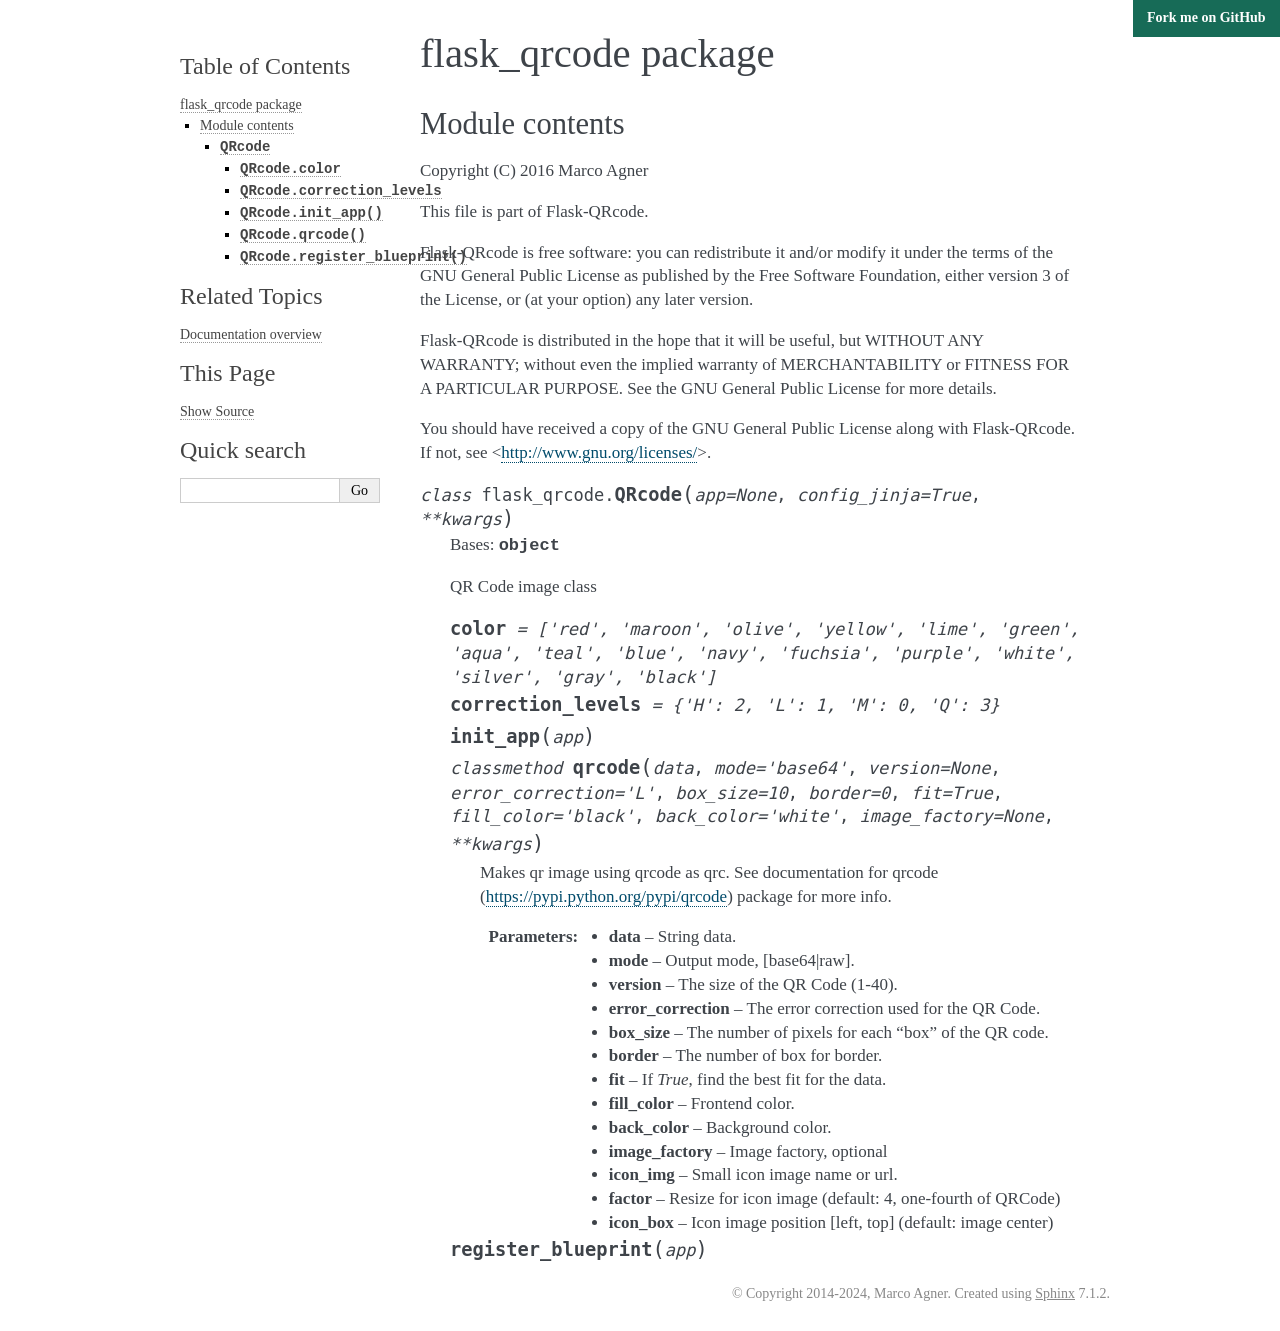
<file: flask_qrcode.html>
<!DOCTYPE html>

<html lang="en">
  <head>
    <meta charset="utf-8" />
    <meta name="viewport" content="width=device-width, initial-scale=1.0" /><meta name="viewport" content="width=device-width, initial-scale=1" />

    <title>flask_qrcode package &#8212; Flask-QRcode v3.2.0 documentation</title>
    <link rel="stylesheet" type="text/css" href="_static/pygments.css?v=03e43079" />
    <link rel="stylesheet" type="text/css" href="_static/flasky.css?v=51657187" />
    <link rel="stylesheet" type="text/css" href="_static/github-fork.css?v=864b0e33" />
    <script data-url_root="./" id="documentation_options" src="_static/documentation_options.js?v=ccfc871c"></script>
    <script src="_static/doctools.js?v=888ff710"></script>
    <script src="_static/sphinx_highlight.js?v=4825356b"></script>
    <link rel="index" title="Index" href="genindex.html" />
    <link rel="search" title="Search" href="search.html" />
     
    
    <meta name="viewport" content="width=device-width, initial-scale=0.9, maximum-scale=0.9">

  </head><body>
    
    

    <div class="related" role="navigation" aria-label="related navigation">
      <h3>Navigation</h3>
      <ul>
        <li class="right" style="margin-right: 10px">
          <a href="genindex.html" title="General Index"
             accesskey="I">index</a></li>
        <li class="right" >
          <a href="py-modindex.html" title="Python Module Index"
             >modules</a> |</li>
        <li class="nav-item nav-item-0"><a href="index.html">Flask-QRcode v3.2.0 documentation</a> &#187;</li>
        <li class="nav-item nav-item-this"><a href="">flask_qrcode package</a></li> 
      </ul>
    </div>  

    <div class="document">
      <div class="documentwrapper">
        <div class="bodywrapper">
          <div class="body" role="main">
            
  <section id="flask-qrcode-package">
<h1>flask_qrcode package<a class="headerlink" href="#flask-qrcode-package" title="Permalink to this heading">¶</a></h1>
<section id="module-flask_qrcode">
<span id="module-contents"></span><h2>Module contents<a class="headerlink" href="#module-flask_qrcode" title="Permalink to this heading">¶</a></h2>
<p>Copyright (C) 2016 Marco Agner</p>
<p>This file is part of Flask-QRcode.</p>
<p>Flask-QRcode is free software: you can redistribute it and/or modify
it under the terms of the GNU General Public License as published by
the Free Software Foundation, either version 3 of the License, or
(at your option) any later version.</p>
<p>Flask-QRcode is distributed in the hope that it will be useful,
but WITHOUT ANY WARRANTY; without even the implied warranty of
MERCHANTABILITY or FITNESS FOR A PARTICULAR PURPOSE.  See the
GNU General Public License for more details.</p>
<p>You should have received a copy of the GNU General Public License
along with Flask-QRcode.  If not, see &lt;<a class="reference external" href="http://www.gnu.org/licenses/">http://www.gnu.org/licenses/</a>&gt;.</p>
<dl class="py class">
<dt class="sig sig-object py" id="flask_qrcode.QRcode">
<em class="property"><span class="pre">class</span><span class="w"> </span></em><span class="sig-prename descclassname"><span class="pre">flask_qrcode.</span></span><span class="sig-name descname"><span class="pre">QRcode</span></span><span class="sig-paren">(</span><em class="sig-param"><span class="n"><span class="pre">app</span></span><span class="o"><span class="pre">=</span></span><span class="default_value"><span class="pre">None</span></span></em>, <em class="sig-param"><span class="n"><span class="pre">config_jinja</span></span><span class="o"><span class="pre">=</span></span><span class="default_value"><span class="pre">True</span></span></em>, <em class="sig-param"><span class="o"><span class="pre">**</span></span><span class="n"><span class="pre">kwargs</span></span></em><span class="sig-paren">)</span><a class="headerlink" href="#flask_qrcode.QRcode" title="Permalink to this definition">¶</a></dt>
<dd><p>Bases: <code class="xref py py-class docutils literal notranslate"><span class="pre">object</span></code></p>
<p>QR Code image class</p>
<dl class="py attribute">
<dt class="sig sig-object py" id="flask_qrcode.QRcode.color">
<span class="sig-name descname"><span class="pre">color</span></span><em class="property"><span class="w"> </span><span class="p"><span class="pre">=</span></span><span class="w"> </span><span class="pre">['red',</span> <span class="pre">'maroon',</span> <span class="pre">'olive',</span> <span class="pre">'yellow',</span> <span class="pre">'lime',</span> <span class="pre">'green',</span> <span class="pre">'aqua',</span> <span class="pre">'teal',</span> <span class="pre">'blue',</span> <span class="pre">'navy',</span> <span class="pre">'fuchsia',</span> <span class="pre">'purple',</span> <span class="pre">'white',</span> <span class="pre">'silver',</span> <span class="pre">'gray',</span> <span class="pre">'black']</span></em><a class="headerlink" href="#flask_qrcode.QRcode.color" title="Permalink to this definition">¶</a></dt>
<dd></dd></dl>

<dl class="py attribute">
<dt class="sig sig-object py" id="flask_qrcode.QRcode.correction_levels">
<span class="sig-name descname"><span class="pre">correction_levels</span></span><em class="property"><span class="w"> </span><span class="p"><span class="pre">=</span></span><span class="w"> </span><span class="pre">{'H':</span> <span class="pre">2,</span> <span class="pre">'L':</span> <span class="pre">1,</span> <span class="pre">'M':</span> <span class="pre">0,</span> <span class="pre">'Q':</span> <span class="pre">3}</span></em><a class="headerlink" href="#flask_qrcode.QRcode.correction_levels" title="Permalink to this definition">¶</a></dt>
<dd></dd></dl>

<dl class="py method">
<dt class="sig sig-object py" id="flask_qrcode.QRcode.init_app">
<span class="sig-name descname"><span class="pre">init_app</span></span><span class="sig-paren">(</span><em class="sig-param"><span class="n"><span class="pre">app</span></span></em><span class="sig-paren">)</span><a class="headerlink" href="#flask_qrcode.QRcode.init_app" title="Permalink to this definition">¶</a></dt>
<dd></dd></dl>

<dl class="py method">
<dt class="sig sig-object py" id="flask_qrcode.QRcode.qrcode">
<em class="property"><span class="pre">classmethod</span><span class="w"> </span></em><span class="sig-name descname"><span class="pre">qrcode</span></span><span class="sig-paren">(</span><em class="sig-param"><span class="n"><span class="pre">data</span></span></em>, <em class="sig-param"><span class="n"><span class="pre">mode</span></span><span class="o"><span class="pre">=</span></span><span class="default_value"><span class="pre">'base64'</span></span></em>, <em class="sig-param"><span class="n"><span class="pre">version</span></span><span class="o"><span class="pre">=</span></span><span class="default_value"><span class="pre">None</span></span></em>, <em class="sig-param"><span class="n"><span class="pre">error_correction</span></span><span class="o"><span class="pre">=</span></span><span class="default_value"><span class="pre">'L'</span></span></em>, <em class="sig-param"><span class="n"><span class="pre">box_size</span></span><span class="o"><span class="pre">=</span></span><span class="default_value"><span class="pre">10</span></span></em>, <em class="sig-param"><span class="n"><span class="pre">border</span></span><span class="o"><span class="pre">=</span></span><span class="default_value"><span class="pre">0</span></span></em>, <em class="sig-param"><span class="n"><span class="pre">fit</span></span><span class="o"><span class="pre">=</span></span><span class="default_value"><span class="pre">True</span></span></em>, <em class="sig-param"><span class="n"><span class="pre">fill_color</span></span><span class="o"><span class="pre">=</span></span><span class="default_value"><span class="pre">'black'</span></span></em>, <em class="sig-param"><span class="n"><span class="pre">back_color</span></span><span class="o"><span class="pre">=</span></span><span class="default_value"><span class="pre">'white'</span></span></em>, <em class="sig-param"><span class="n"><span class="pre">image_factory</span></span><span class="o"><span class="pre">=</span></span><span class="default_value"><span class="pre">None</span></span></em>, <em class="sig-param"><span class="o"><span class="pre">**</span></span><span class="n"><span class="pre">kwargs</span></span></em><span class="sig-paren">)</span><a class="headerlink" href="#flask_qrcode.QRcode.qrcode" title="Permalink to this definition">¶</a></dt>
<dd><p>Makes qr image using qrcode as qrc. See documentation
for qrcode (<a class="reference external" href="https://pypi.python.org/pypi/qrcode">https://pypi.python.org/pypi/qrcode</a>) package for more info.</p>
<dl class="field-list simple">
<dt class="field-odd">Parameters<span class="colon">:</span></dt>
<dd class="field-odd"><ul class="simple">
<li><p><strong>data</strong> – String data.</p></li>
<li><p><strong>mode</strong> – Output mode, [base64|raw].</p></li>
<li><p><strong>version</strong> – The size of the QR Code (1-40).</p></li>
<li><p><strong>error_correction</strong> – The error correction used for the QR Code.</p></li>
<li><p><strong>box_size</strong> – The number of pixels for each “box” of the QR code.</p></li>
<li><p><strong>border</strong> – The number of box for border.</p></li>
<li><p><strong>fit</strong> – If <cite>True</cite>, find the best fit for the data.</p></li>
<li><p><strong>fill_color</strong> – Frontend color.</p></li>
<li><p><strong>back_color</strong> – Background color.</p></li>
<li><p><strong>image_factory</strong> – Image factory, optional</p></li>
<li><p><strong>icon_img</strong> – Small icon image name or url.</p></li>
<li><p><strong>factor</strong> – Resize for icon image (default: 4, one-fourth of QRCode)</p></li>
<li><p><strong>icon_box</strong> – Icon image position [left, top] (default: image center)</p></li>
</ul>
</dd>
</dl>
</dd></dl>

<dl class="py method">
<dt class="sig sig-object py" id="flask_qrcode.QRcode.register_blueprint">
<span class="sig-name descname"><span class="pre">register_blueprint</span></span><span class="sig-paren">(</span><em class="sig-param"><span class="n"><span class="pre">app</span></span></em><span class="sig-paren">)</span><a class="headerlink" href="#flask_qrcode.QRcode.register_blueprint" title="Permalink to this definition">¶</a></dt>
<dd></dd></dl>

</dd></dl>

</section>
</section>


            <div class="clearer"></div>
          </div>
        </div>
      </div>
      <div class="sphinxsidebar" role="navigation" aria-label="main navigation">
        <div class="sphinxsidebarwrapper">
  <div>
    <h3><a href="index.html">Table of Contents</a></h3>
    <ul>
<li><a class="reference internal" href="#">flask_qrcode package</a><ul>
<li><a class="reference internal" href="#module-flask_qrcode">Module contents</a><ul>
<li><a class="reference internal" href="#flask_qrcode.QRcode"><code class="docutils literal notranslate"><span class="pre">QRcode</span></code></a><ul>
<li><a class="reference internal" href="#flask_qrcode.QRcode.color"><code class="docutils literal notranslate"><span class="pre">QRcode.color</span></code></a></li>
<li><a class="reference internal" href="#flask_qrcode.QRcode.correction_levels"><code class="docutils literal notranslate"><span class="pre">QRcode.correction_levels</span></code></a></li>
<li><a class="reference internal" href="#flask_qrcode.QRcode.init_app"><code class="docutils literal notranslate"><span class="pre">QRcode.init_app()</span></code></a></li>
<li><a class="reference internal" href="#flask_qrcode.QRcode.qrcode"><code class="docutils literal notranslate"><span class="pre">QRcode.qrcode()</span></code></a></li>
<li><a class="reference internal" href="#flask_qrcode.QRcode.register_blueprint"><code class="docutils literal notranslate"><span class="pre">QRcode.register_blueprint()</span></code></a></li>
</ul>
</li>
</ul>
</li>
</ul>
</li>
</ul>

  </div><h3>Related Topics</h3>
<ul>
  <li><a href="index.html">Documentation overview</a><ul>
  </ul></li>
</ul>
  <div role="note" aria-label="source link">
    <h3>This Page</h3>
    <ul class="this-page-menu">
      <li><a href="_sources/flask_qrcode.rst.txt"
            rel="nofollow">Show Source</a></li>
    </ul>
   </div>
<div id="searchbox" style="display: none" role="search">
  <h3 id="searchlabel">Quick search</h3>
    <div class="searchformwrapper">
    <form class="search" action="search.html" method="get">
      <input type="text" name="q" aria-labelledby="searchlabel" autocomplete="off" autocorrect="off" autocapitalize="off" spellcheck="false"/>
      <input type="submit" value="Go" />
    </form>
    </div>
</div>
<script>document.getElementById('searchbox').style.display = "block"</script>
        </div>
      </div>
      <div class="clearer"></div>
    </div>

<div class="github">
    <a class="github-fork-link" href="https://github.com/marcoagner/Flask-QRcode">Fork me on GitHub</a>
</div>


    
    <div class="footer" role="contentinfo">
    &#169; Copyright 2014-2024, Marco Agner.
      Created using <a href="https://www.sphinx-doc.org/">Sphinx</a> 7.1.2.
    </div>
    

  </body>
</html>
</file>
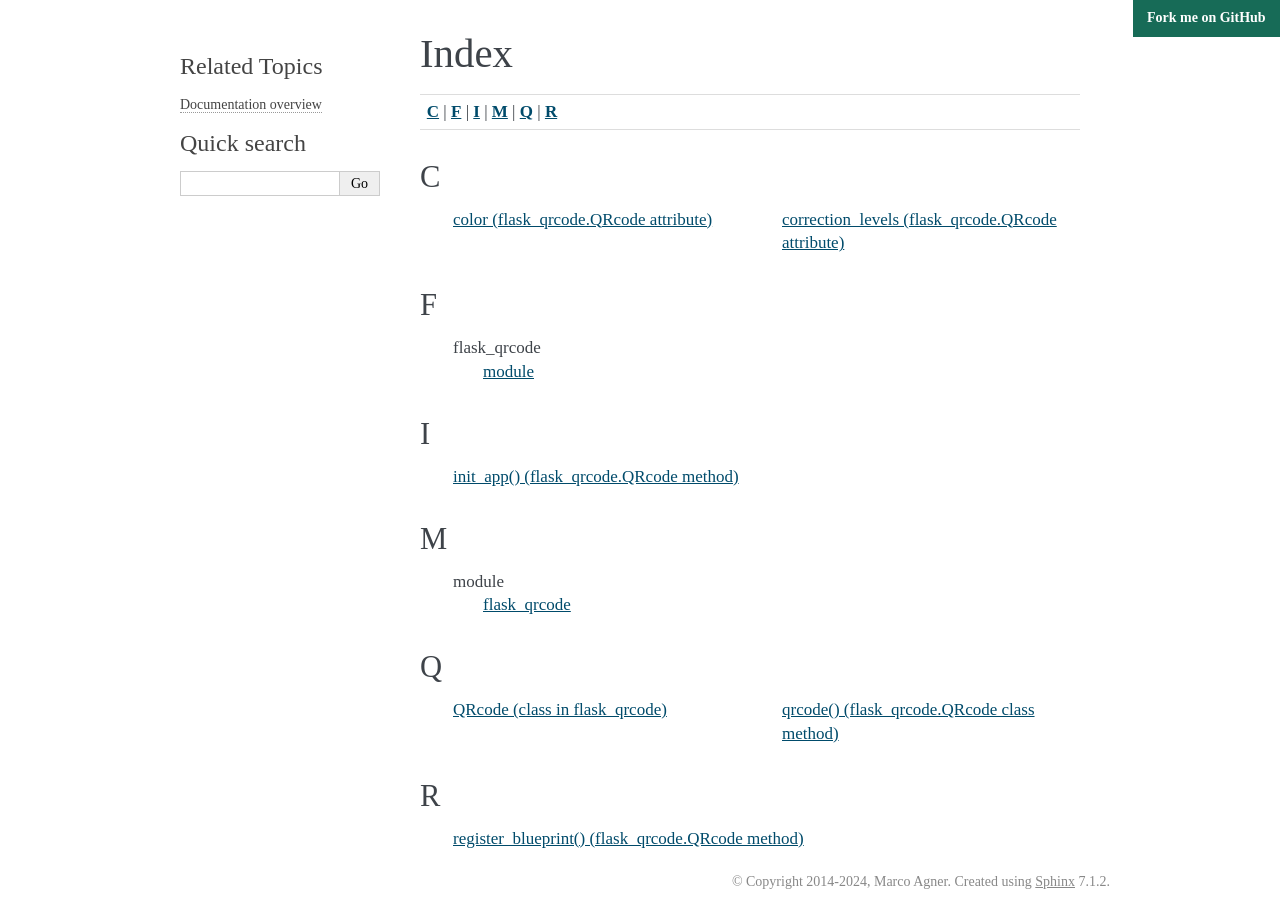
<file: genindex.html>
<!DOCTYPE html>

<html lang="en">
  <head>
    <meta charset="utf-8" />
    <meta name="viewport" content="width=device-width, initial-scale=1.0" />
    <title>Index &#8212; Flask-QRcode v3.2.0 documentation</title>
    <link rel="stylesheet" type="text/css" href="_static/pygments.css?v=03e43079" />
    <link rel="stylesheet" type="text/css" href="_static/flasky.css?v=51657187" />
    <link rel="stylesheet" type="text/css" href="_static/github-fork.css?v=864b0e33" />
    <script data-url_root="./" id="documentation_options" src="_static/documentation_options.js?v=ccfc871c"></script>
    <script src="_static/doctools.js?v=888ff710"></script>
    <script src="_static/sphinx_highlight.js?v=4825356b"></script>
    <link rel="index" title="Index" href="#" />
    <link rel="search" title="Search" href="search.html" />
     
    
    <meta name="viewport" content="width=device-width, initial-scale=0.9, maximum-scale=0.9">

  </head><body>
    
    

    <div class="related" role="navigation" aria-label="related navigation">
      <h3>Navigation</h3>
      <ul>
        <li class="right" style="margin-right: 10px">
          <a href="#" title="General Index"
             accesskey="I">index</a></li>
        <li class="right" >
          <a href="py-modindex.html" title="Python Module Index"
             >modules</a> |</li>
        <li class="nav-item nav-item-0"><a href="index.html">Flask-QRcode v3.2.0 documentation</a> &#187;</li>
        <li class="nav-item nav-item-this"><a href="">Index</a></li> 
      </ul>
    </div>  

    <div class="document">
      <div class="documentwrapper">
        <div class="bodywrapper">
          <div class="body" role="main">
            

<h1 id="index">Index</h1>

<div class="genindex-jumpbox">
 <a href="#C"><strong>C</strong></a>
 | <a href="#F"><strong>F</strong></a>
 | <a href="#I"><strong>I</strong></a>
 | <a href="#M"><strong>M</strong></a>
 | <a href="#Q"><strong>Q</strong></a>
 | <a href="#R"><strong>R</strong></a>
 
</div>
<h2 id="C">C</h2>
<table style="width: 100%" class="indextable genindextable"><tr>
  <td style="width: 33%; vertical-align: top;"><ul>
      <li><a href="flask_qrcode.html#flask_qrcode.QRcode.color">color (flask_qrcode.QRcode attribute)</a>
</li>
  </ul></td>
  <td style="width: 33%; vertical-align: top;"><ul>
      <li><a href="flask_qrcode.html#flask_qrcode.QRcode.correction_levels">correction_levels (flask_qrcode.QRcode attribute)</a>
</li>
  </ul></td>
</tr></table>

<h2 id="F">F</h2>
<table style="width: 100%" class="indextable genindextable"><tr>
  <td style="width: 33%; vertical-align: top;"><ul>
      <li>
    flask_qrcode

      <ul>
        <li><a href="flask_qrcode.html#module-flask_qrcode">module</a>
</li>
      </ul></li>
  </ul></td>
</tr></table>

<h2 id="I">I</h2>
<table style="width: 100%" class="indextable genindextable"><tr>
  <td style="width: 33%; vertical-align: top;"><ul>
      <li><a href="flask_qrcode.html#flask_qrcode.QRcode.init_app">init_app() (flask_qrcode.QRcode method)</a>
</li>
  </ul></td>
</tr></table>

<h2 id="M">M</h2>
<table style="width: 100%" class="indextable genindextable"><tr>
  <td style="width: 33%; vertical-align: top;"><ul>
      <li>
    module

      <ul>
        <li><a href="flask_qrcode.html#module-flask_qrcode">flask_qrcode</a>
</li>
      </ul></li>
  </ul></td>
</tr></table>

<h2 id="Q">Q</h2>
<table style="width: 100%" class="indextable genindextable"><tr>
  <td style="width: 33%; vertical-align: top;"><ul>
      <li><a href="flask_qrcode.html#flask_qrcode.QRcode">QRcode (class in flask_qrcode)</a>
</li>
  </ul></td>
  <td style="width: 33%; vertical-align: top;"><ul>
      <li><a href="flask_qrcode.html#flask_qrcode.QRcode.qrcode">qrcode() (flask_qrcode.QRcode class method)</a>
</li>
  </ul></td>
</tr></table>

<h2 id="R">R</h2>
<table style="width: 100%" class="indextable genindextable"><tr>
  <td style="width: 33%; vertical-align: top;"><ul>
      <li><a href="flask_qrcode.html#flask_qrcode.QRcode.register_blueprint">register_blueprint() (flask_qrcode.QRcode method)</a>
</li>
  </ul></td>
</tr></table>



            <div class="clearer"></div>
          </div>
        </div>
      </div>
      <div class="sphinxsidebar" role="navigation" aria-label="main navigation">
        <div class="sphinxsidebarwrapper"><h3>Related Topics</h3>
<ul>
  <li><a href="index.html">Documentation overview</a><ul>
  </ul></li>
</ul>
<div id="searchbox" style="display: none" role="search">
  <h3 id="searchlabel">Quick search</h3>
    <div class="searchformwrapper">
    <form class="search" action="search.html" method="get">
      <input type="text" name="q" aria-labelledby="searchlabel" autocomplete="off" autocorrect="off" autocapitalize="off" spellcheck="false"/>
      <input type="submit" value="Go" />
    </form>
    </div>
</div>
<script>document.getElementById('searchbox').style.display = "block"</script>
        </div>
      </div>
      <div class="clearer"></div>
    </div>

<div class="github">
    <a class="github-fork-link" href="https://github.com/marcoagner/Flask-QRcode">Fork me on GitHub</a>
</div>


    
    <div class="footer" role="contentinfo">
    &#169; Copyright 2014-2024, Marco Agner.
      Created using <a href="https://www.sphinx-doc.org/">Sphinx</a> 7.1.2.
    </div>
    

  </body>
</html>
</file>
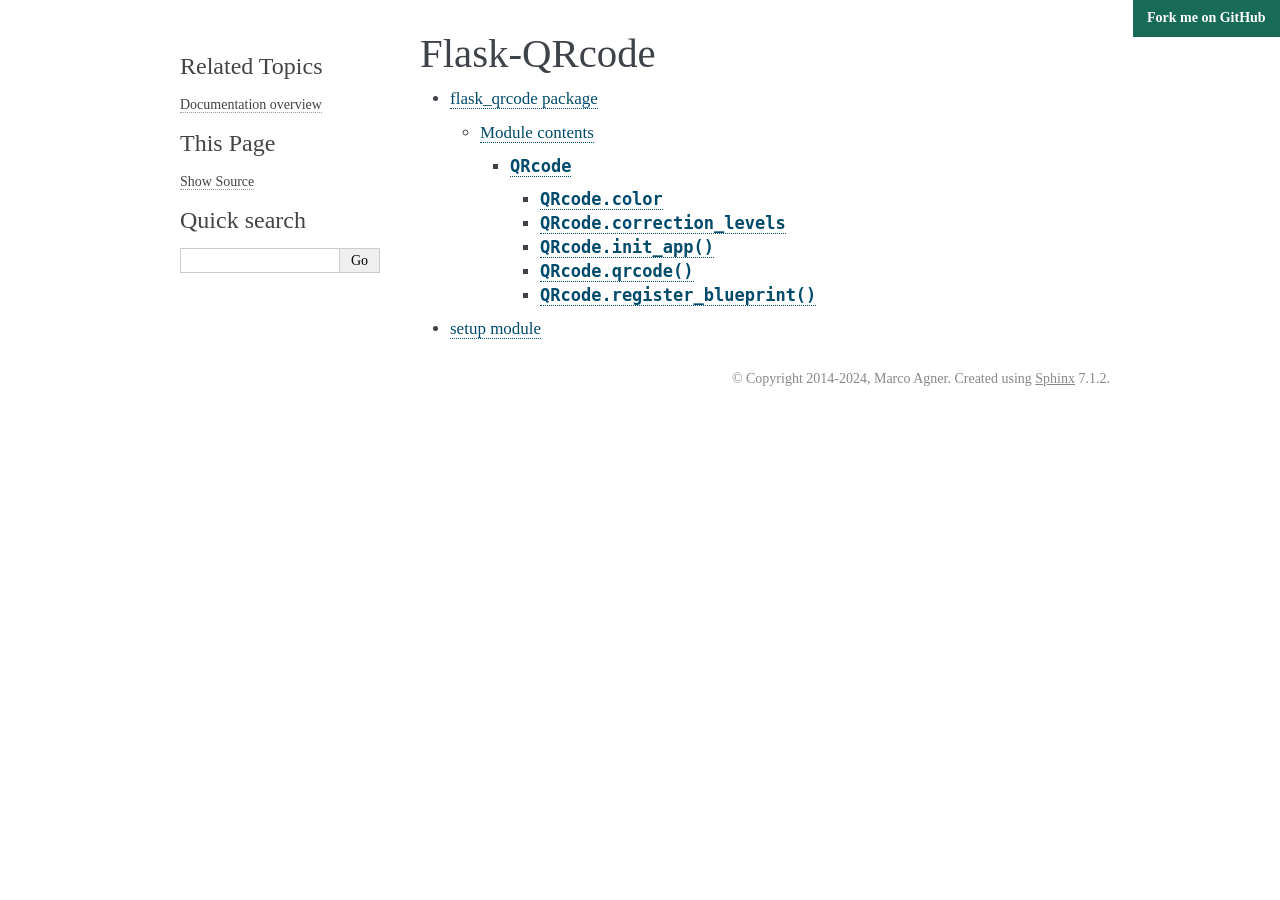
<file: modules.html>
<!DOCTYPE html>

<html lang="en">
  <head>
    <meta charset="utf-8" />
    <meta name="viewport" content="width=device-width, initial-scale=1.0" /><meta name="viewport" content="width=device-width, initial-scale=1" />

    <title>Flask-QRcode &#8212; Flask-QRcode v3.2.0 documentation</title>
    <link rel="stylesheet" type="text/css" href="_static/pygments.css?v=03e43079" />
    <link rel="stylesheet" type="text/css" href="_static/flasky.css?v=51657187" />
    <link rel="stylesheet" type="text/css" href="_static/github-fork.css?v=864b0e33" />
    <script data-url_root="./" id="documentation_options" src="_static/documentation_options.js?v=ccfc871c"></script>
    <script src="_static/doctools.js?v=888ff710"></script>
    <script src="_static/sphinx_highlight.js?v=4825356b"></script>
    <link rel="index" title="Index" href="genindex.html" />
    <link rel="search" title="Search" href="search.html" />
     
    
    <meta name="viewport" content="width=device-width, initial-scale=0.9, maximum-scale=0.9">

  </head><body>
    
    

    <div class="related" role="navigation" aria-label="related navigation">
      <h3>Navigation</h3>
      <ul>
        <li class="right" style="margin-right: 10px">
          <a href="genindex.html" title="General Index"
             accesskey="I">index</a></li>
        <li class="right" >
          <a href="py-modindex.html" title="Python Module Index"
             >modules</a> |</li>
        <li class="nav-item nav-item-0"><a href="index.html">Flask-QRcode v3.2.0 documentation</a> &#187;</li>
        <li class="nav-item nav-item-this"><a href="">Flask-QRcode</a></li> 
      </ul>
    </div>  

    <div class="document">
      <div class="documentwrapper">
        <div class="bodywrapper">
          <div class="body" role="main">
            
  <section id="flask-qrcode">
<h1>Flask-QRcode<a class="headerlink" href="#flask-qrcode" title="Permalink to this heading">¶</a></h1>
<div class="toctree-wrapper compound">
<ul>
<li class="toctree-l1"><a class="reference internal" href="flask_qrcode.html">flask_qrcode package</a><ul>
<li class="toctree-l2"><a class="reference internal" href="flask_qrcode.html#module-flask_qrcode">Module contents</a><ul>
<li class="toctree-l3"><a class="reference internal" href="flask_qrcode.html#flask_qrcode.QRcode"><code class="docutils literal notranslate"><span class="pre">QRcode</span></code></a><ul>
<li class="toctree-l4"><a class="reference internal" href="flask_qrcode.html#flask_qrcode.QRcode.color"><code class="docutils literal notranslate"><span class="pre">QRcode.color</span></code></a></li>
<li class="toctree-l4"><a class="reference internal" href="flask_qrcode.html#flask_qrcode.QRcode.correction_levels"><code class="docutils literal notranslate"><span class="pre">QRcode.correction_levels</span></code></a></li>
<li class="toctree-l4"><a class="reference internal" href="flask_qrcode.html#flask_qrcode.QRcode.init_app"><code class="docutils literal notranslate"><span class="pre">QRcode.init_app()</span></code></a></li>
<li class="toctree-l4"><a class="reference internal" href="flask_qrcode.html#flask_qrcode.QRcode.qrcode"><code class="docutils literal notranslate"><span class="pre">QRcode.qrcode()</span></code></a></li>
<li class="toctree-l4"><a class="reference internal" href="flask_qrcode.html#flask_qrcode.QRcode.register_blueprint"><code class="docutils literal notranslate"><span class="pre">QRcode.register_blueprint()</span></code></a></li>
</ul>
</li>
</ul>
</li>
</ul>
</li>
<li class="toctree-l1"><a class="reference internal" href="setup.html">setup module</a></li>
</ul>
</div>
</section>


            <div class="clearer"></div>
          </div>
        </div>
      </div>
      <div class="sphinxsidebar" role="navigation" aria-label="main navigation">
        <div class="sphinxsidebarwrapper"><h3>Related Topics</h3>
<ul>
  <li><a href="index.html">Documentation overview</a><ul>
  </ul></li>
</ul>
  <div role="note" aria-label="source link">
    <h3>This Page</h3>
    <ul class="this-page-menu">
      <li><a href="_sources/modules.rst.txt"
            rel="nofollow">Show Source</a></li>
    </ul>
   </div>
<div id="searchbox" style="display: none" role="search">
  <h3 id="searchlabel">Quick search</h3>
    <div class="searchformwrapper">
    <form class="search" action="search.html" method="get">
      <input type="text" name="q" aria-labelledby="searchlabel" autocomplete="off" autocorrect="off" autocapitalize="off" spellcheck="false"/>
      <input type="submit" value="Go" />
    </form>
    </div>
</div>
<script>document.getElementById('searchbox').style.display = "block"</script>
        </div>
      </div>
      <div class="clearer"></div>
    </div>

<div class="github">
    <a class="github-fork-link" href="https://github.com/marcoagner/Flask-QRcode">Fork me on GitHub</a>
</div>


    
    <div class="footer" role="contentinfo">
    &#169; Copyright 2014-2024, Marco Agner.
      Created using <a href="https://www.sphinx-doc.org/">Sphinx</a> 7.1.2.
    </div>
    

  </body>
</html>
</file>
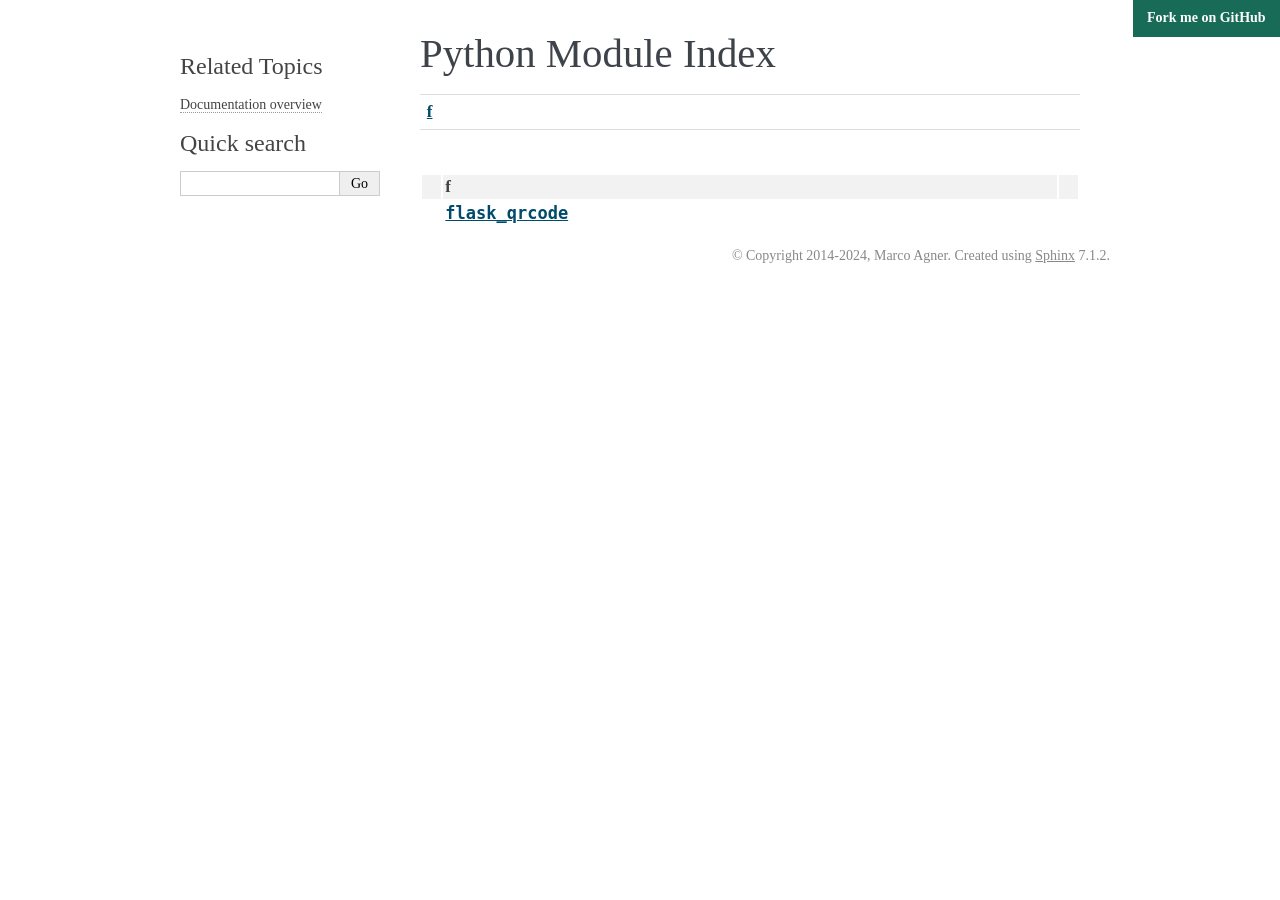
<file: py-modindex.html>
<!DOCTYPE html>

<html lang="en">
  <head>
    <meta charset="utf-8" />
    <meta name="viewport" content="width=device-width, initial-scale=1.0" />
    <title>Python Module Index &#8212; Flask-QRcode v3.2.0 documentation</title>
    <link rel="stylesheet" type="text/css" href="_static/pygments.css?v=03e43079" />
    <link rel="stylesheet" type="text/css" href="_static/flasky.css?v=51657187" />
    <link rel="stylesheet" type="text/css" href="_static/github-fork.css?v=864b0e33" />
    <script data-url_root="./" id="documentation_options" src="_static/documentation_options.js?v=ccfc871c"></script>
    <script src="_static/doctools.js?v=888ff710"></script>
    <script src="_static/sphinx_highlight.js?v=4825356b"></script>
    <link rel="index" title="Index" href="genindex.html" />
    <link rel="search" title="Search" href="search.html" />

     
    
    <meta name="viewport" content="width=device-width, initial-scale=0.9, maximum-scale=0.9">


    <script>
      DOCUMENTATION_OPTIONS.COLLAPSE_INDEX = true;
    </script>


  </head><body>
    
    

    <div class="related" role="navigation" aria-label="related navigation">
      <h3>Navigation</h3>
      <ul>
        <li class="right" style="margin-right: 10px">
          <a href="genindex.html" title="General Index"
             accesskey="I">index</a></li>
        <li class="right" >
          <a href="#" title="Python Module Index"
             >modules</a> |</li>
        <li class="nav-item nav-item-0"><a href="index.html">Flask-QRcode v3.2.0 documentation</a> &#187;</li>
        <li class="nav-item nav-item-this"><a href="">Python Module Index</a></li> 
      </ul>
    </div>  

    <div class="document">
      <div class="documentwrapper">
        <div class="bodywrapper">
          <div class="body" role="main">
            

   <h1>Python Module Index</h1>

   <div class="modindex-jumpbox">
   <a href="#cap-f"><strong>f</strong></a>
   </div>

   <table class="indextable modindextable">
     <tr class="pcap"><td></td><td>&#160;</td><td></td></tr>
     <tr class="cap" id="cap-f"><td></td><td>
       <strong>f</strong></td><td></td></tr>
     <tr>
       <td></td>
       <td>
       <a href="flask_qrcode.html#module-flask_qrcode"><code class="xref">flask_qrcode</code></a></td><td>
       <em></em></td></tr>
   </table>


            <div class="clearer"></div>
          </div>
        </div>
      </div>
      <div class="sphinxsidebar" role="navigation" aria-label="main navigation">
        <div class="sphinxsidebarwrapper"><h3>Related Topics</h3>
<ul>
  <li><a href="index.html">Documentation overview</a><ul>
  </ul></li>
</ul>
<div id="searchbox" style="display: none" role="search">
  <h3 id="searchlabel">Quick search</h3>
    <div class="searchformwrapper">
    <form class="search" action="search.html" method="get">
      <input type="text" name="q" aria-labelledby="searchlabel" autocomplete="off" autocorrect="off" autocapitalize="off" spellcheck="false"/>
      <input type="submit" value="Go" />
    </form>
    </div>
</div>
<script>document.getElementById('searchbox').style.display = "block"</script>
        </div>
      </div>
      <div class="clearer"></div>
    </div>

<div class="github">
    <a class="github-fork-link" href="https://github.com/marcoagner/Flask-QRcode">Fork me on GitHub</a>
</div>


    
    <div class="footer" role="contentinfo">
    &#169; Copyright 2014-2024, Marco Agner.
      Created using <a href="https://www.sphinx-doc.org/">Sphinx</a> 7.1.2.
    </div>
    

  </body>
</html>
</file>
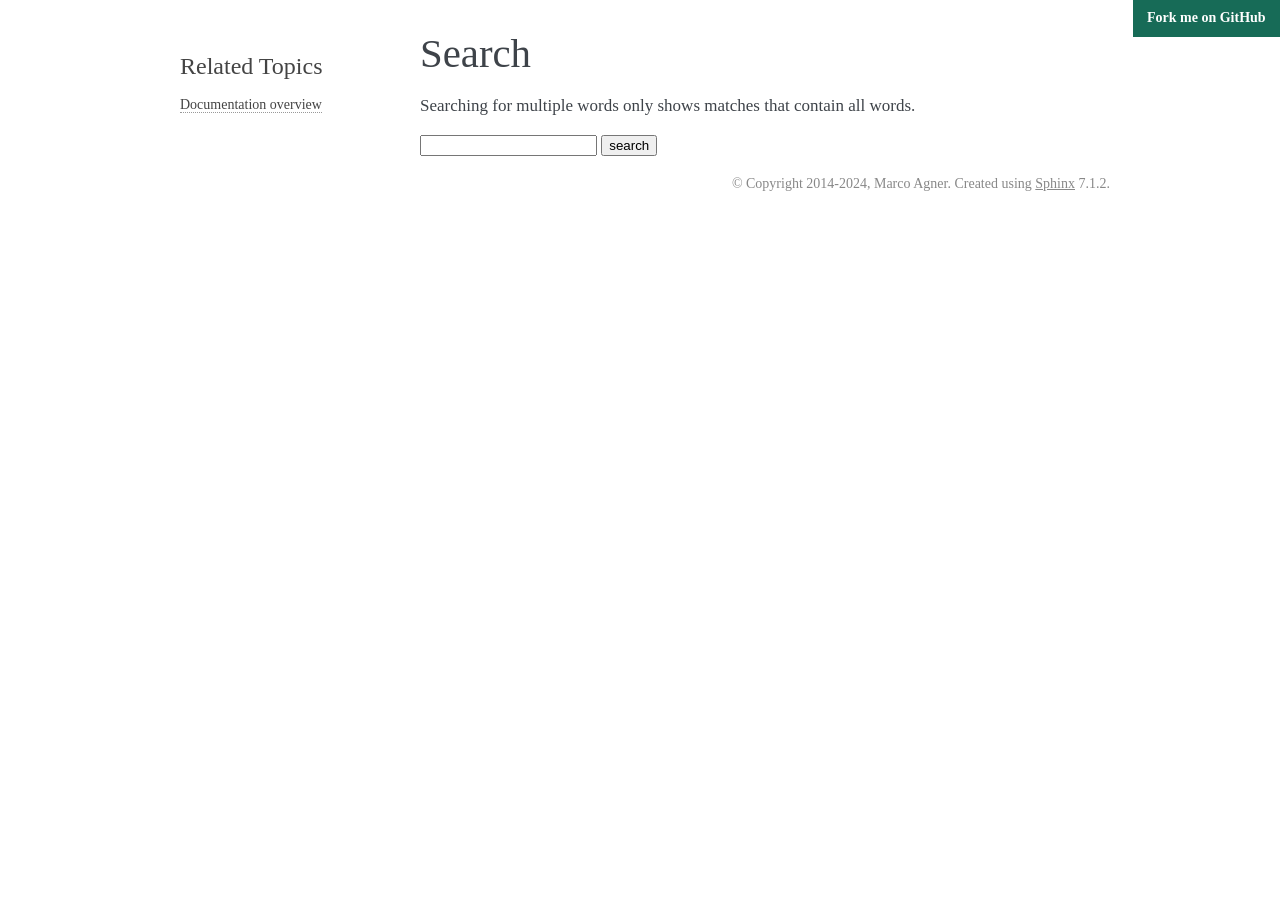
<file: search.html>
<!DOCTYPE html>

<html lang="en">
  <head>
    <meta charset="utf-8" />
    <meta name="viewport" content="width=device-width, initial-scale=1.0" />
    <title>Search &#8212; Flask-QRcode v3.2.0 documentation</title>
    <link rel="stylesheet" type="text/css" href="_static/pygments.css?v=03e43079" />
    <link rel="stylesheet" type="text/css" href="_static/flasky.css?v=51657187" />
    <link rel="stylesheet" type="text/css" href="_static/github-fork.css?v=864b0e33" />
    
    <script data-url_root="./" id="documentation_options" src="_static/documentation_options.js?v=ccfc871c"></script>
    <script src="_static/doctools.js?v=888ff710"></script>
    <script src="_static/sphinx_highlight.js?v=4825356b"></script>
    <script src="_static/searchtools.js"></script>
    <script src="_static/language_data.js"></script>
    <link rel="index" title="Index" href="genindex.html" />
    <link rel="search" title="Search" href="#" />
  <script src="searchindex.js" defer></script>
  
     
    
    <meta name="viewport" content="width=device-width, initial-scale=0.9, maximum-scale=0.9">


  </head><body>
    
    

    <div class="related" role="navigation" aria-label="related navigation">
      <h3>Navigation</h3>
      <ul>
        <li class="right" style="margin-right: 10px">
          <a href="genindex.html" title="General Index"
             accesskey="I">index</a></li>
        <li class="right" >
          <a href="py-modindex.html" title="Python Module Index"
             >modules</a> |</li>
        <li class="nav-item nav-item-0"><a href="index.html">Flask-QRcode v3.2.0 documentation</a> &#187;</li>
        <li class="nav-item nav-item-this"><a href="">Search</a></li> 
      </ul>
    </div>  

    <div class="document">
      <div class="documentwrapper">
        <div class="bodywrapper">
          <div class="body" role="main">
            
  <h1 id="search-documentation">Search</h1>
  
  <noscript>
  <div class="admonition warning">
  <p>
    Please activate JavaScript to enable the search
    functionality.
  </p>
  </div>
  </noscript>
  
  
  <p>
    Searching for multiple words only shows matches that contain
    all words.
  </p>
  
  
  <form action="" method="get">
    <input type="text" name="q" aria-labelledby="search-documentation" value="" autocomplete="off" autocorrect="off" autocapitalize="off" spellcheck="false"/>
    <input type="submit" value="search" />
    <span id="search-progress" style="padding-left: 10px"></span>
  </form>
  
  
  
  <div id="search-results">
  
  </div>
  

            <div class="clearer"></div>
          </div>
        </div>
      </div>
      <div class="sphinxsidebar" role="navigation" aria-label="main navigation">
        <div class="sphinxsidebarwrapper"><h3>Related Topics</h3>
<ul>
  <li><a href="index.html">Documentation overview</a><ul>
  </ul></li>
</ul>
        </div>
      </div>
      <div class="clearer"></div>
    </div>

<div class="github">
    <a class="github-fork-link" href="https://github.com/marcoagner/Flask-QRcode">Fork me on GitHub</a>
</div>


    
    <div class="footer" role="contentinfo">
    &#169; Copyright 2014-2024, Marco Agner.
      Created using <a href="https://www.sphinx-doc.org/">Sphinx</a> 7.1.2.
    </div>
    

  </body>
</html>
</file>
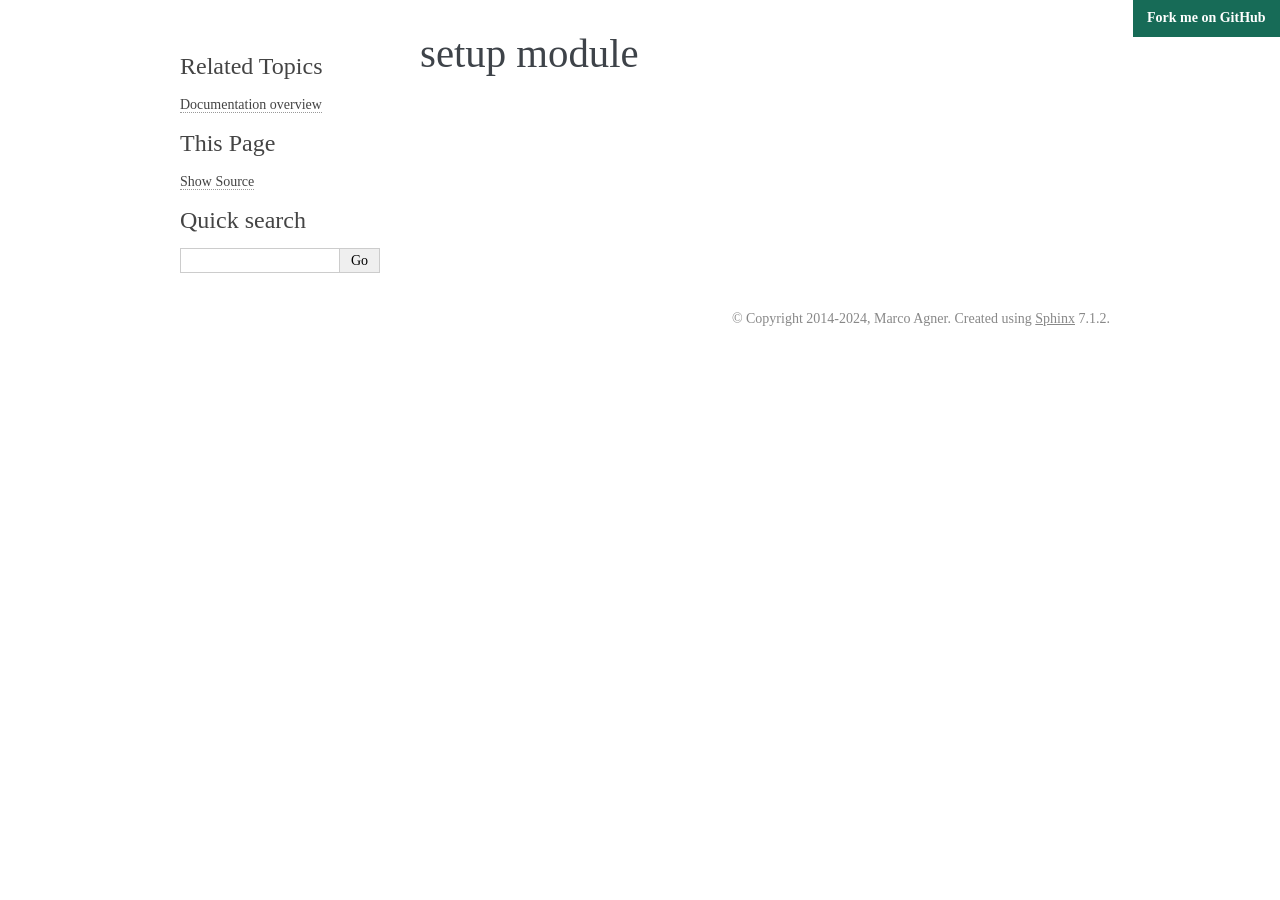
<file: setup.html>
<!DOCTYPE html>

<html lang="en">
  <head>
    <meta charset="utf-8" />
    <meta name="viewport" content="width=device-width, initial-scale=1.0" /><meta name="viewport" content="width=device-width, initial-scale=1" />

    <title>setup module &#8212; Flask-QRcode v3.2.0 documentation</title>
    <link rel="stylesheet" type="text/css" href="_static/pygments.css?v=03e43079" />
    <link rel="stylesheet" type="text/css" href="_static/flasky.css?v=51657187" />
    <link rel="stylesheet" type="text/css" href="_static/github-fork.css?v=864b0e33" />
    <script data-url_root="./" id="documentation_options" src="_static/documentation_options.js?v=ccfc871c"></script>
    <script src="_static/doctools.js?v=888ff710"></script>
    <script src="_static/sphinx_highlight.js?v=4825356b"></script>
    <link rel="index" title="Index" href="genindex.html" />
    <link rel="search" title="Search" href="search.html" />
     
    
    <meta name="viewport" content="width=device-width, initial-scale=0.9, maximum-scale=0.9">

  </head><body>
    
    

    <div class="related" role="navigation" aria-label="related navigation">
      <h3>Navigation</h3>
      <ul>
        <li class="right" style="margin-right: 10px">
          <a href="genindex.html" title="General Index"
             accesskey="I">index</a></li>
        <li class="right" >
          <a href="py-modindex.html" title="Python Module Index"
             >modules</a> |</li>
        <li class="nav-item nav-item-0"><a href="index.html">Flask-QRcode v3.2.0 documentation</a> &#187;</li>
        <li class="nav-item nav-item-this"><a href="">setup module</a></li> 
      </ul>
    </div>  

    <div class="document">
      <div class="documentwrapper">
        <div class="bodywrapper">
          <div class="body" role="main">
            
  <section id="setup-module">
<h1>setup module<a class="headerlink" href="#setup-module" title="Permalink to this heading">¶</a></h1>
</section>


            <div class="clearer"></div>
          </div>
        </div>
      </div>
      <div class="sphinxsidebar" role="navigation" aria-label="main navigation">
        <div class="sphinxsidebarwrapper"><h3>Related Topics</h3>
<ul>
  <li><a href="index.html">Documentation overview</a><ul>
  </ul></li>
</ul>
  <div role="note" aria-label="source link">
    <h3>This Page</h3>
    <ul class="this-page-menu">
      <li><a href="_sources/setup.rst.txt"
            rel="nofollow">Show Source</a></li>
    </ul>
   </div>
<div id="searchbox" style="display: none" role="search">
  <h3 id="searchlabel">Quick search</h3>
    <div class="searchformwrapper">
    <form class="search" action="search.html" method="get">
      <input type="text" name="q" aria-labelledby="searchlabel" autocomplete="off" autocorrect="off" autocapitalize="off" spellcheck="false"/>
      <input type="submit" value="Go" />
    </form>
    </div>
</div>
<script>document.getElementById('searchbox').style.display = "block"</script>
        </div>
      </div>
      <div class="clearer"></div>
    </div>

<div class="github">
    <a class="github-fork-link" href="https://github.com/marcoagner/Flask-QRcode">Fork me on GitHub</a>
</div>


    
    <div class="footer" role="contentinfo">
    &#169; Copyright 2014-2024, Marco Agner.
      Created using <a href="https://www.sphinx-doc.org/">Sphinx</a> 7.1.2.
    </div>
    

  </body>
</html>
</file>
<file: _static/pygments.css>
pre { line-height: 125%; }
td.linenos .normal { color: inherit; background-color: transparent; padding-left: 5px; padding-right: 5px; }
span.linenos { color: inherit; background-color: transparent; padding-left: 5px; padding-right: 5px; }
td.linenos .special { color: #000000; background-color: #ffffc0; padding-left: 5px; padding-right: 5px; }
span.linenos.special { color: #000000; background-color: #ffffc0; padding-left: 5px; padding-right: 5px; }
.highlight .hll { background-color: #ffffcc }
.highlight { background: #eeffcc; }
.highlight .c { color: #408090; font-style: italic } /* Comment */
.highlight .err { border: 1px solid #F00 } /* Error */
.highlight .k { color: #007020; font-weight: bold } /* Keyword */
.highlight .o { color: #666 } /* Operator */
.highlight .ch { color: #408090; font-style: italic } /* Comment.Hashbang */
.highlight .cm { color: #408090; font-style: italic } /* Comment.Multiline */
.highlight .cp { color: #007020 } /* Comment.Preproc */
.highlight .cpf { color: #408090; font-style: italic } /* Comment.PreprocFile */
.highlight .c1 { color: #408090; font-style: italic } /* Comment.Single */
.highlight .cs { color: #408090; background-color: #FFF0F0 } /* Comment.Special */
.highlight .gd { color: #A00000 } /* Generic.Deleted */
.highlight .ge { font-style: italic } /* Generic.Emph */
.highlight .ges { font-weight: bold; font-style: italic } /* Generic.EmphStrong */
.highlight .gr { color: #F00 } /* Generic.Error */
.highlight .gh { color: #000080; font-weight: bold } /* Generic.Heading */
.highlight .gi { color: #00A000 } /* Generic.Inserted */
.highlight .go { color: #333 } /* Generic.Output */
.highlight .gp { color: #C65D09; font-weight: bold } /* Generic.Prompt */
.highlight .gs { font-weight: bold } /* Generic.Strong */
.highlight .gu { color: #800080; font-weight: bold } /* Generic.Subheading */
.highlight .gt { color: #04D } /* Generic.Traceback */
.highlight .kc { color: #007020; font-weight: bold } /* Keyword.Constant */
.highlight .kd { color: #007020; font-weight: bold } /* Keyword.Declaration */
.highlight .kn { color: #007020; font-weight: bold } /* Keyword.Namespace */
.highlight .kp { color: #007020 } /* Keyword.Pseudo */
.highlight .kr { color: #007020; font-weight: bold } /* Keyword.Reserved */
.highlight .kt { color: #902000 } /* Keyword.Type */
.highlight .m { color: #208050 } /* Literal.Number */
.highlight .s { color: #4070A0 } /* Literal.String */
.highlight .na { color: #4070A0 } /* Name.Attribute */
.highlight .nb { color: #007020 } /* Name.Builtin */
.highlight .nc { color: #0E84B5; font-weight: bold } /* Name.Class */
.highlight .no { color: #60ADD5 } /* Name.Constant */
.highlight .nd { color: #555; font-weight: bold } /* Name.Decorator */
.highlight .ni { color: #D55537; font-weight: bold } /* Name.Entity */
.highlight .ne { color: #007020 } /* Name.Exception */
.highlight .nf { color: #06287E } /* Name.Function */
.highlight .nl { color: #002070; font-weight: bold } /* Name.Label */
.highlight .nn { color: #0E84B5; font-weight: bold } /* Name.Namespace */
.highlight .nt { color: #062873; font-weight: bold } /* Name.Tag */
.highlight .nv { color: #BB60D5 } /* Name.Variable */
.highlight .ow { color: #007020; font-weight: bold } /* Operator.Word */
.highlight .w { color: #BBB } /* Text.Whitespace */
.highlight .mb { color: #208050 } /* Literal.Number.Bin */
.highlight .mf { color: #208050 } /* Literal.Number.Float */
.highlight .mh { color: #208050 } /* Literal.Number.Hex */
.highlight .mi { color: #208050 } /* Literal.Number.Integer */
.highlight .mo { color: #208050 } /* Literal.Number.Oct */
.highlight .sa { color: #4070A0 } /* Literal.String.Affix */
.highlight .sb { color: #4070A0 } /* Literal.String.Backtick */
.highlight .sc { color: #4070A0 } /* Literal.String.Char */
.highlight .dl { color: #4070A0 } /* Literal.String.Delimiter */
.highlight .sd { color: #4070A0; font-style: italic } /* Literal.String.Doc */
.highlight .s2 { color: #4070A0 } /* Literal.String.Double */
.highlight .se { color: #4070A0; font-weight: bold } /* Literal.String.Escape */
.highlight .sh { color: #4070A0 } /* Literal.String.Heredoc */
.highlight .si { color: #70A0D0; font-style: italic } /* Literal.String.Interpol */
.highlight .sx { color: #C65D09 } /* Literal.String.Other */
.highlight .sr { color: #235388 } /* Literal.String.Regex */
.highlight .s1 { color: #4070A0 } /* Literal.String.Single */
.highlight .ss { color: #517918 } /* Literal.String.Symbol */
.highlight .bp { color: #007020 } /* Name.Builtin.Pseudo */
.highlight .fm { color: #06287E } /* Name.Function.Magic */
.highlight .vc { color: #BB60D5 } /* Name.Variable.Class */
.highlight .vg { color: #BB60D5 } /* Name.Variable.Global */
.highlight .vi { color: #BB60D5 } /* Name.Variable.Instance */
.highlight .vm { color: #BB60D5 } /* Name.Variable.Magic */
.highlight .il { color: #208050 } /* Literal.Number.Integer.Long */
</file>
<file: _static/flasky.css>
/*
 * flasky.css_t
 * ~~~~~~~~~~~~
 *
 * :copyright: Copyright 2010 by Armin Ronacher.
 * :license: Flask Design License, see LICENSE for details.
 */




@import url("basic.css");

/* -- page layout ---------------------------------------------------------- */

body {
    font-family: 'Georgia', serif;
    font-size: 17px;
    background-color: white;
    color: #000;
    margin: 0;
    padding: 0;
}

div.document {
    width: 940px;
    margin: 30px auto 0 auto;
}

div.documentwrapper {
    float: left;
    width: 100%;
}

div.bodywrapper {
    margin: 0 0 0 220px;
}

div.sphinxsidebar {
    width: 220px;
}

hr {
    border: 1px solid #b1b4b6;
}

div.body {
    background-color: #fff;
    color: #3e4349;
    padding: 0 30px 0 30px;
}

img.floatingflask {
    padding: 0 0 10px 10px;
    float: right;
}

div.footer {
    width: 940px;
    margin: 20px auto 30px auto;
    font-size: 14px;
    color: #888;
    text-align: right;
}

div.footer a {
    color: #888;
}

div.related {
    display: none;
}

div.sphinxsidebar a {
    color: #444;
    text-decoration: none;
    border-bottom: 1px dotted #999;
}

div.sphinxsidebar a:hover {
    border-bottom: 1px solid #999;
}

div.sphinxsidebar {
    font-size: 14px;
    line-height: 1.5;
}

div.sphinxsidebarwrapper {
    padding: 18px 10px;
}

div.sphinxsidebarwrapper p.logo {
    padding: 0 0 20px 0;
    margin: 0;
    text-align: center;
}

div.sphinxsidebar h3,
div.sphinxsidebar h4 {
    font-family: 'Garamond', 'Georgia', serif;
    color: #444;
    font-size: 24px;
    font-weight: normal;
    margin: 0 0 5px 0;
    padding: 0;
}

div.sphinxsidebar h4 {
    font-size: 20px;
}

div.sphinxsidebar h3 a {
    color: #444;
}

div.sphinxsidebar p.logo a,
div.sphinxsidebar h3 a,
div.sphinxsidebar p.logo a:hover,
div.sphinxsidebar h3 a:hover {
    border: none;
}

div.sphinxsidebar p {
    color: #555;
    margin: 10px 0;
}

div.sphinxsidebar ul {
    margin: 10px 0;
    padding: 0;
    color: #000;
}

div.sphinxsidebar input {
    border: 1px solid #ccc;
    font-family: 'Georgia', serif;
    font-size: 1em;
}

/* -- body styles ---------------------------------------------------------- */

a {
    color: #004b6b;
    text-decoration: underline;
}

a:hover {
    color: #6d4100;
    text-decoration: underline;
}

div.body h1,
div.body h2,
div.body h3,
div.body h4,
div.body h5,
div.body h6 {
    font-family: 'Garamond', 'Georgia', serif;
    font-weight: normal;
    margin: 30px 0 10px 0;
    padding: 0;
}


div.body h1 { margin-top: 0; padding-top: 0; font-size: 240%; }
div.body h2 { font-size: 180%; }
div.body h3 { font-size: 150%; }
div.body h4 { font-size: 130%; }
div.body h5 { font-size: 100%; }
div.body h6 { font-size: 100%; }

a.headerlink {
    color: #ddd;
    padding: 0 4px;
    text-decoration: none;
}

a.headerlink:hover {
    color: #444;
    background: #eaeaea;
}

div.body p, div.body dd, div.body li {
    line-height: 1.4;
}

div.admonition {
    background: #fafafa;
    margin: 20px -30px;
    padding: 10px 30px;
    border-top: 1px solid #ccc;
    border-bottom: 1px solid #ccc;
}

div.admonition tt.xref, div.admonition a tt {
    border-bottom: 1px solid #fafafa;
}

dd div.admonition {
    margin-left: -60px;
    padding-left: 60px;
}

div.admonition p.admonition-title {
    font-family: 'Garamond', 'Georgia', serif;
    font-weight: normal;
    font-size: 24px;
    margin: 0 0 10px 0;
    padding: 0;
    line-height: 1;
}

div.admonition p.last {
    margin-bottom: 0;
}

div.highlight {
    background-color: white;
}

dt:target, .highlight {
    background: #faf3e8;
}

div.note {
    background-color: #eee;
    border: 1px solid #ccc;
}

div.seealso {
    background-color: #ffc;
    border: 1px solid #ff6;
}

div.topic {
    background-color: #eee;
}

p.admonition-title {
    display: inline;
}

p.admonition-title:after {
    content: ":";
}

pre, tt {
    font-family: 'Consolas', 'Menlo', 'Deja Vu Sans Mono', 'Bitstream Vera Sans Mono', monospace;
    font-size: 0.9em;
}

img.screenshot {
}

tt.descname, tt.descclassname {
    font-size: 0.95em;
}

tt.descname {
    padding-right: 0.08em;
}

img.screenshot {
    -moz-box-shadow: 2px 2px 4px #eee;
    -webkit-box-shadow: 2px 2px 4px #eee;
    box-shadow: 2px 2px 4px #eee;
}

table.docutils {
    border: 1px solid #888;
    -moz-box-shadow: 2px 2px 4px #eee;
    -webkit-box-shadow: 2px 2px 4px #eee;
    box-shadow: 2px 2px 4px #eee;
}

table.docutils td, table.docutils th {
    border: 1px solid #888;
    padding: 0.25em 0.7em;
}

table.field-list, table.footnote {
    border: none;
    -moz-box-shadow: none;
    -webkit-box-shadow: none;
    box-shadow: none;
}

table.footnote {
    margin: 15px 0;
    width: 100%;
    border: 1px solid #eee;
    background: #fdfdfd;
    font-size: 0.9em;
}

table.footnote + table.footnote {
    margin-top: -15px;
    border-top: none;
}

table.field-list th {
    padding: 0 0.8em 0 0;
}

table.field-list td {
    padding: 0;
}

table.footnote td.label {
    width: 0;
    padding: 0.3em 0 0.3em 0.5em;
}

table.footnote td {
    padding: 0.3em 0.5em;
}

dl {
    margin: 0;
    padding: 0;
}

dl dd {
    margin-left: 30px;
}

blockquote {
    margin: 0 0 0 30px;
    padding: 0;
}

ul, ol {
    margin: 10px 0 10px 30px;
    padding: 0;
}

pre {
    background: #eee;
    padding: 7px 30px;
    margin: 15px -30px;
    line-height: 1.3;
}

dl pre, blockquote pre, li pre {
    margin-left: -60px;
    padding-left: 60px;
}

dl dl pre {
    margin-left: -90px;
    padding-left: 90px;
}

tt {
    background-color: #ecf0f3;
    color: #222;
    /* padding: 1px 2px; */
}

tt.xref, a tt {
    background-color: #fbfbfb;
    border-bottom: 1px solid white;
}

a.reference {
    text-decoration: none;
    border-bottom: 1px dotted #004b6b;
}

a.reference:hover {
    border-bottom: 1px solid #6d4100;
}

a.footnote-reference {
    text-decoration: none;
    font-size: 0.7em;
    vertical-align: top;
    border-bottom: 1px dotted #004b6b;
}

a.footnote-reference:hover {
    border-bottom: 1px solid #6d4100;
}

a:hover tt {
    background: #eee;
}

.github {
    position: fixed;
    top: 0;
    right: 0;
    border: 0;
    font-size: 14px;
    color: #888;
}

.github a {
    color: #888;
}

.github span {
    display: none;
}

@media screen and (max-width: 875px) {
    body {
        margin: 0;
        padding: 20px 30px;
    }

    div.documentwrapper {
        float: none;
        background: white;
        margin: 0;
    }

    div.sphinxsidebar {
        display: block;
        float: none;
        width: 102.5%;
        margin: 50px -30px 0;
        padding: 10px 30px;
        background: #333;
        color: white;
    }

    div.sphinxsidebarwrapper {
        padding: 0;
    }

    div.sphinxsidebar h3, div.sphinxsidebar h4, div.sphinxsidebar p,
    div.sphinxsidebar h3 a {
        color: white;
    }

    div.sphinxsidebar a {
        color: #aaa;
    }

    div.sphinxsidebar p.logo {
        display: none;
    }

    div.document {
        width: 100%;
        margin: 0;
    }

    div.related {
        display: block;
        margin: 0;
        padding: 10px 0 20px 0;
    }

    div.related ul,
    div.related ul li {
        margin: 0;
        padding: 0;
    }

    div.bodywrapper {
        margin: 0;
    }

    div.body {
        min-height: 0;
        padding: 0;
    }

    .rtd_doc_footer {
        display: none;
    }

    div.footer {
        width: auto;
        margin: 0 -30px -20px;
        padding: 10px 30px 20px;
        background: #333;
    }

    .github {
        display: block;
        position: relative;
        margin: 0 -30px;
        padding: 10px 30px;
        background: #333;
    }

    .github img {
        display: none;
    }

    .github span {
        display: inline;
    }

    ul {
        margin-left: 0;
    }
}
</file>
<file: _static/github-fork.css>
.github .github-fork-link {
    display: inline-block;
    padding: 0.65rem 0.9rem;
    background: #176b57;
    color: #fff;
    font-weight: bold;
    text-decoration: none;
}

.github .github-fork-link:hover,
.github .github-fork-link:focus-visible {
    background: #115443;
    color: #fff;
    text-decoration: underline;
}
</file>
